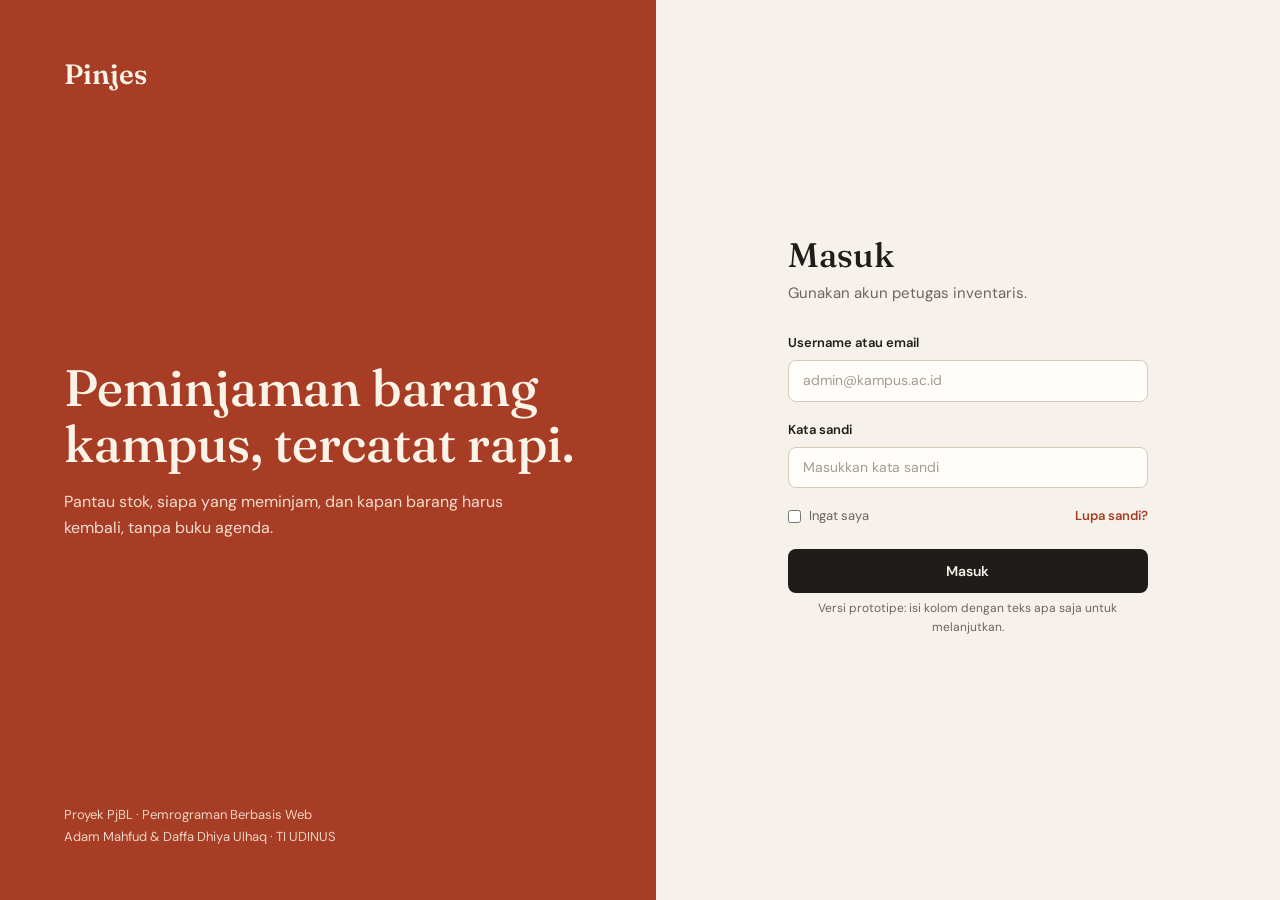
<file: index.html>
<!DOCTYPE html>
<html lang="id">
<head>
    <meta charset="UTF-8">
    <meta name="viewport" content="width=device-width, initial-scale=1.0">
    <title>Masuk - PINJES</title>
    <link rel="preconnect" href="https://fonts.googleapis.com">
    <link href="https://fonts.googleapis.com/css2?family=DM+Sans:wght@400;500;600;700&family=Fraunces:wght@500;600&display=swap" rel="stylesheet">
    <link rel="stylesheet" href="css/style.css">
</head>
<body>

    <div class="masuk">

        <section class="masuk-kiri">
            <div class="logo">Pinjes</div>

            <div>
                <h2>Peminjaman barang kampus, tercatat rapi.</h2>
                <p>Pantau stok, siapa yang meminjam, dan kapan barang harus kembali, tanpa buku agenda.</p>
            </div>

            <div class="masuk-kredit">
                Proyek PjBL &middot; Pemrograman Berbasis Web<br>
                Adam Mahfud &amp; Daffa Dhiya Ulhaq &middot; TI UDINUS
            </div>
        </section>

        <section class="masuk-kanan">
            <form class="masuk-form" action="dashboard.html" method="get" autocomplete="off">
                <h1>Masuk</h1>
                <p>Gunakan akun petugas inventaris.</p>

                <div class="form-group">
                    <label for="username" class="form-label">Username atau email</label>
                    <input type="text" id="username" name="username" class="form-input" placeholder="admin@kampus.ac.id" required>
                </div>

                <div class="form-group">
                    <label for="password" class="form-label">Kata sandi</label>
                    <input type="password" id="password" name="password" class="form-input" placeholder="Masukkan kata sandi" required>
                </div>

                <div class="baris-opsi">
                    <label><input type="checkbox"> Ingat saya</label>
                    <a href="#">Lupa sandi?</a>
                </div>

                <button type="submit" class="btn btn-utama btn-penuh">Masuk</button>

                <p class="catatan-demo">Versi prototipe: isi kolom dengan teks apa saja untuk melanjutkan.</p>
            </form>
        </section>

    </div>

</body>
</html>
</file>
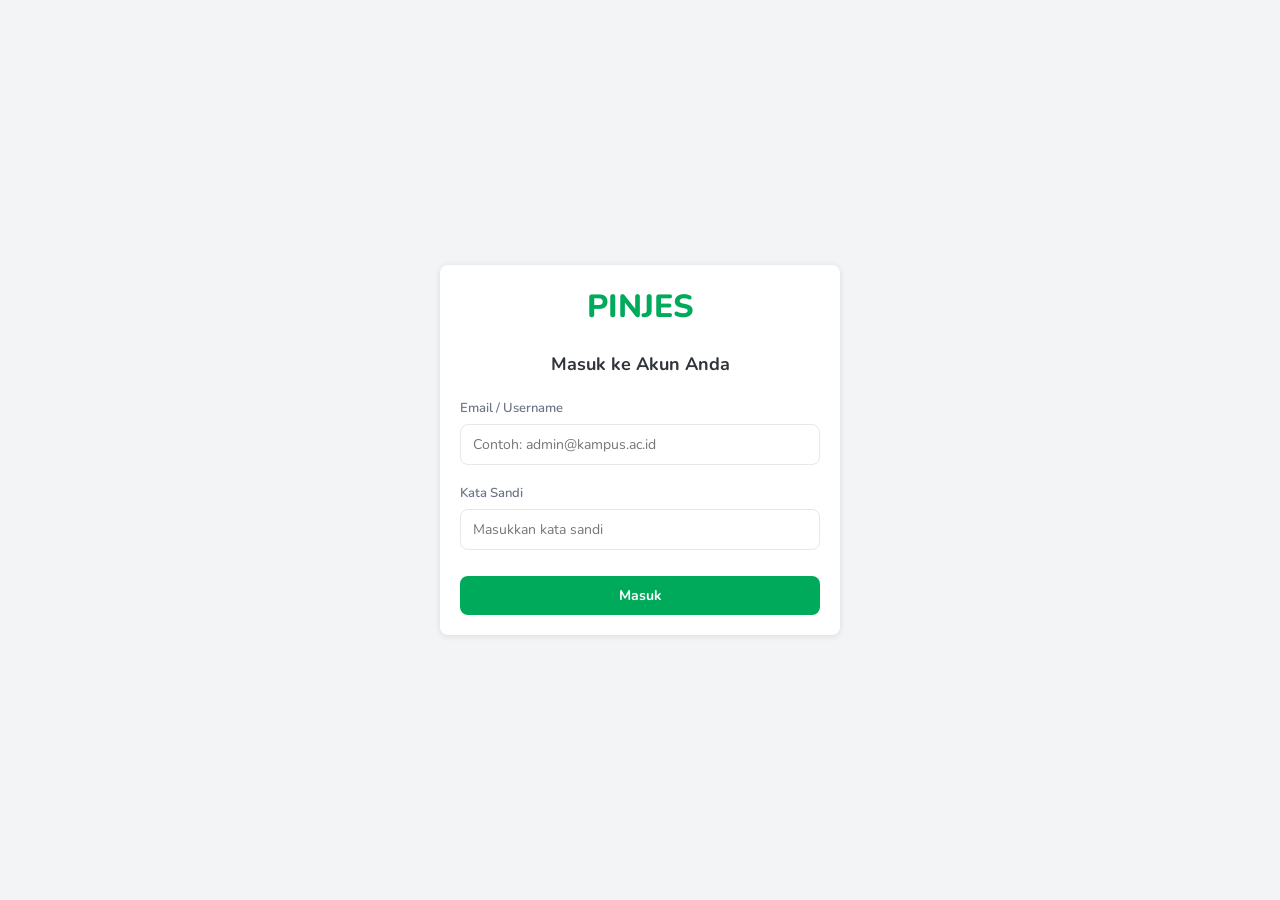
<file: wireframe/index.html>
<!DOCTYPE html>
<html lang="id">
<head>
    <meta charset="UTF-8">
    <meta name="viewport" content="width=device-width, initial-scale=1.0">
    <title>Wireframe - PINJES</title>
    <link href="https://fonts.googleapis.com/css2?family=Nunito:wght@400;600;700;800&display=swap" rel="stylesheet">
    <style>
        :root {
            --color-primary: #00AA5B;
            --color-primary-hover: #008A4A;
            --color-bg: #F3F4F5;
            --color-surface: #FFFFFF;
            --color-text-dark: #31353B;
            --color-text-muted: #6D7588;
            --color-border: #E5E7E9;
            --shadow-card: 0 1px 6px 0 rgba(49,53,59,0.12);
        }

        * { margin: 0; padding: 0; box-sizing: border-box; font-family: 'Nunito', sans-serif; }
        body { background-color: var(--color-bg); color: var(--color-text-dark); }
        a { text-decoration: none; color: inherit; }
        ul { list-style: none; }

        /* Komponen Umum */
        .btn { padding: 10px 16px; border-radius: 8px; border: none; font-weight: 700; cursor: pointer; font-size: 14px; transition: 0.2s;}
        .btn-primary { background-color: var(--color-primary); color: white; }
        .btn-primary:hover { background-color: var(--color-primary-hover); }
        .btn-outline { background-color: white; border: 1px solid var(--color-border); color: var(--color-text-muted); }
        .btn-outline:hover { background-color: var(--color-bg); }
        
        .card { background-color: var(--color-surface); border-radius: 8px; box-shadow: var(--shadow-card); padding: 20px; }
        .form-control { width: 100%; padding: 10px 12px; border: 1px solid var(--color-border); border-radius: 8px; font-size: 14px; margin-top: 6px; outline: none; }
        .form-control:focus { border-color: var(--color-primary); }
        .form-group { margin-bottom: 16px; }
        .form-label { font-weight: 600; font-size: 13px; color: var(--color-text-muted); }

        /* Halaman Login */
        #login-page { display: flex; height: 100vh; align-items: center; justify-content: center; }
        .login-box { width: 100%; max-width: 400px; text-align: center; }
        .login-logo { font-size: 32px; font-weight: 800; color: var(--color-primary); margin-bottom: 24px; }

        /* Layout Utama (Dashboard dkk) */
        #main-layout { display: none; height: 100vh; flex-direction: column; }
        
        /* Navbar */
        .navbar { background-color: var(--color-surface); height: 60px; display: flex; align-items: center; justify-content: space-between; padding: 0 24px; box-shadow: var(--shadow-card); position: sticky; top: 0; z-index: 10; }
        .nav-logo { font-size: 20px; font-weight: 800; color: var(--color-primary); cursor: pointer;}
        .nav-right { display: flex; align-items: center; gap: 16px; font-size: 14px; font-weight: 600; }
        
        /* Sidebar & Konten */
        .wrapper { display: flex; flex: 1; overflow: hidden; }
        .sidebar { width: 250px; background-color: var(--color-surface); border-right: 1px solid var(--color-border); padding: 16px 0; }
        .sidebar-menu li { padding: 12px 24px; cursor: pointer; font-weight: 600; color: var(--color-text-muted); transition: 0.2s; }
        .sidebar-menu li:hover, .sidebar-menu li.active { color: var(--color-primary); background-color: #E6F6ED; border-left: 4px solid var(--color-primary); }
        .content { flex: 1; padding: 24px; overflow-y: auto; }

        /* Grid Dashboard */
        .dashboard-grid { display: grid; grid-template-columns: repeat(4, 1fr); gap: 16px; margin-bottom: 24px; }
        .stat-card { text-align: left; }
        .stat-title { font-size: 14px; color: var(--color-text-muted); }
        .stat-value { font-size: 24px; font-weight: 800; color: var(--color-text-dark); margin-top: 8px; }

        /* Tabel Data */
        .table-header { display: flex; justify-content: space-between; align-items: center; margin-bottom: 16px; }
        .search-box { width: 250px; }
        table { width: 100%; border-collapse: collapse; margin-bottom: 16px; }
        th, td { text-align: left; padding: 12px 16px; border-bottom: 1px solid var(--color-border); font-size: 14px; }
        th { background-color: var(--color-bg); font-weight: 700; color: var(--color-text-muted); }
        .status-badge { padding: 4px 8px; border-radius: 4px; font-size: 12px; font-weight: 700; }
        .status-available { background-color: #E6F6ED; color: var(--color-primary); }
        .status-borrowed { background-color: #FFF0E5; color: #FA591D; }

        /* Pagination */
        .pagination { display: flex; justify-content: flex-end; gap: 8px; }
        .page-item { padding: 6px 12px; border: 1px solid var(--color-border); border-radius: 4px; font-size: 12px; cursor: pointer; }
        .page-item.active { background-color: var(--color-primary); color: white; border-color: var(--color-primary); }

        /* Halaman (Views) */
        .view-section { display: none; }
        .view-section.active { display: block; }
    </style>
</head>
<body>

    <!-- 1. HALAMAN LOGIN -->
    <div id="login-page">
        <div class="card login-box">
            <div class="login-logo">PINJES</div>
            <h2 style="font-size: 18px; margin-bottom: 20px;">Masuk ke Akun Anda</h2>
            <div class="form-group" style="text-align: left;">
                <label class="form-label">Email / Username</label>
                <input type="text" class="form-control" placeholder="Contoh: admin@kampus.ac.id">
            </div>
            <div class="form-group" style="text-align: left;">
                <label class="form-label">Kata Sandi</label>
                <input type="password" class="form-control" placeholder="Masukkan kata sandi">
            </div>
            <button class="btn btn-primary" style="width: 100%; margin-top: 10px;" onclick="login()">Masuk</button>
        </div>
    </div>

    <!-- LAYOUT UTAMA (Dashboard, Data, Form) -->
    <div id="main-layout">
        <nav class="navbar">
            <div class="nav-logo" onclick="showView('dashboard')">PINJES</div>
            <div class="nav-right">
                <span id="realtime-clock" style="color: var(--color-text-muted);">00:00:00</span>
                <div style="width: 32px; height: 32px; background: var(--color-primary); color: white; border-radius: 50%; display: flex; align-items: center; justify-content: center; font-weight: bold;">A</div>
                <span>Admin Kampus</span>
            </div>
        </nav>

        <div class="wrapper">
            <aside class="sidebar">
                <ul class="sidebar-menu">
                    <li class="active" id="menu-dashboard" onclick="showView('dashboard')">Beranda</li>
                    <li id="menu-kategori" onclick="showView('data')">Kategori Barang</li>
                    <li id="menu-barang" onclick="showView('data')">Kelola Barang</li>
                    <li id="menu-peminjaman" onclick="showView('data')">Transaksi Peminjaman</li>
                    <li style="margin-top: 20px; color: #D71149;" onclick="logout()">Keluar</li>
                </ul>
            </aside>

            <main class="content">
                
                <!-- 2. HALAMAN DASHBOARD -->
                <div id="view-dashboard" class="view-section active">
                    <h2 style="margin-bottom: 20px;">Ringkasan Inventaris</h2>
                    <div class="dashboard-grid">
                        <div class="card stat-card">
                            <div class="stat-title">Total Barang</div>
                            <div class="stat-value">124</div>
                        </div>
                        <div class="card stat-card">
                            <div class="stat-title">Barang Tersedia</div>
                            <div class="stat-value" style="color: var(--color-primary);">102</div>
                        </div>
                        <div class="card stat-card">
                            <div class="stat-title">Sedang Dipinjam</div>
                            <div class="stat-value" style="color: #FA591D;">22</div>
                        </div>
                        <div class="card stat-card">
                            <div class="stat-title">Total Transaksi</div>
                            <div class="stat-value">845</div>
                        </div>
                    </div>
                    <div class="card">
                        <h3 style="font-size: 16px; margin-bottom: 16px;">Aktivitas Peminjaman Terbaru</h3>
                        <p style="color: var(--color-text-muted); font-size: 14px;">(Grafik atau tabel singkat akan tampil di sini)</p>
                    </div>
                </div>

                <!-- 3. HALAMAN DAFTAR DATA (TABEL) -->
                <div id="view-data" class="view-section">
                    <div class="card">
                        <div class="table-header">
                            <h2 style="font-size: 18px;">Daftar Barang Inventaris</h2>
                            <div style="display: flex; gap: 10px;">
                                <input type="text" class="form-control search-box" placeholder="Cari nama barang...">
                                <button class="btn btn-primary" onclick="showView('form')">+ Tambah Barang</button>
                            </div>
                        </div>
                        <table>
                            <thead>
                                <tr>
                                    <th>No</th>
                                    <th>Nama Barang</th>
                                    <th>Kategori</th>
                                    <th>Status</th>
                                    <th>Aksi</th>
                                </tr>
                            </thead>
                            <tbody>
                                <tr>
                                    <td>1</td>
                                    <td>Proyektor Epson EB-X05</td>
                                    <td>Elektronik</td>
                                    <td><span class="status-badge status-available">Tersedia</span></td>
                                    <td>
                                        <button class="btn btn-outline" style="padding: 4px 8px;">Edit</button>
                                        <button class="btn btn-outline" style="padding: 4px 8px; color: #D71149;">Hapus</button>
                                    </td>
                                </tr>
                                <tr>
                                    <td>2</td>
                                    <td>Kamera DSLR Canon 90D</td>
                                    <td>Multimedia</td>
                                    <td><span class="status-badge status-borrowed">Dipinjam</span></td>
                                    <td>
                                        <button class="btn btn-outline" style="padding: 4px 8px;">Edit</button>
                                        <button class="btn btn-outline" style="padding: 4px 8px; color: #D71149;">Hapus</button>
                                    </td>
                                </tr>
                                <tr>
                                    <td>3</td>
                                    <td>Mikrofon Wireless Shure</td>
                                    <td>Audio</td>
                                    <td><span class="status-badge status-available">Tersedia</span></td>
                                    <td>
                                        <button class="btn btn-outline" style="padding: 4px 8px;">Edit</button>
                                        <button class="btn btn-outline" style="padding: 4px 8px; color: #D71149;">Hapus</button>
                                    </td>
                                </tr>
                            </tbody>
                        </table>
                        <div class="pagination">
                            <div class="page-item">Sebelumnya</div>
                            <div class="page-item active">1</div>
                            <div class="page-item">2</div>
                            <div class="page-item">Selanjutnya</div>
                        </div>
                    </div>
                </div>

                <!-- 4. HALAMAN FORM (TAMBAH DATA) -->
                <div id="view-form" class="view-section">
                    <div class="card" style="max-width: 600px;">
                        <h2 style="font-size: 18px; margin-bottom: 20px; padding-bottom: 10px; border-bottom: 1px solid var(--color-border);">Tambah Data Barang Baru</h2>
                        
                        <div class="form-group">
                            <label class="form-label">Nama Barang</label>
                            <input type="text" class="form-control" placeholder="Masukkan nama barang lengkap">
                        </div>
                        
                        <div class="form-group">
                            <label class="form-label">Kategori</label>
                            <select class="form-control">
                                <option>Pilih Kategori</option>
                                <option>Elektronik</option>
                                <option>Multimedia</option>
                                <option>Alat Laboratorium</option>
                            </select>
                        </div>

                        <div class="form-group">
                            <label class="form-label">Deskripsi / Kondisi Barang</label>
                            <textarea class="form-control" rows="3" placeholder="Tuliskan spesifikasi atau kondisi fisik barang..."></textarea>
                        </div>

                        <div style="display: flex; gap: 10px; margin-top: 24px; justify-content: flex-end;">
                            <button class="btn btn-outline" onclick="showView('data')">Batal</button>
                            <button class="btn btn-primary" onclick="showView('data')">Simpan Barang</button>
                        </div>
                    </div>
                </div>

            </main>
        </div>
    </div>

    <!-- Script Sederhana untuk Navigasi Wireframe & Waktu -->
    <script>
        // Simulasi Login
        function login() {
            document.getElementById('login-page').style.display = 'none';
            document.getElementById('main-layout').style.display = 'flex';
            showView('dashboard');
        }

        // Simulasi Logout
        function logout() {
            document.getElementById('main-layout').style.display = 'none';
            document.getElementById('login-page').style.display = 'flex';
        }

        // Navigasi Halaman Wireframe
        function showView(viewId) {
            // Sembunyikan semua konten
            const views = document.querySelectorAll('.view-section');
            views.forEach(v => v.classList.remove('active'));
            
            // Tampilkan konten yang dipilih
            document.getElementById('view-' + viewId).classList.add('active');

            // Update status menu sidebar
            const menus = document.querySelectorAll('.sidebar-menu li');
            menus.forEach(m => m.classList.remove('active'));
            
            if(viewId === 'dashboard') document.getElementById('menu-dashboard').classList.add('active');
            if(viewId === 'data' || viewId === 'form') document.getElementById('menu-barang').classList.add('active');
        }

        // Fitur Waktu Realtime (Sesuai rubrik: JavaScript untuk tanggal/waktu)
        setInterval(() => {
            const now = new Date();
            document.getElementById('realtime-clock').innerText = now.toLocaleTimeString('id-ID');
        }, 1000);
    </script>
</body>
</html>
</file>
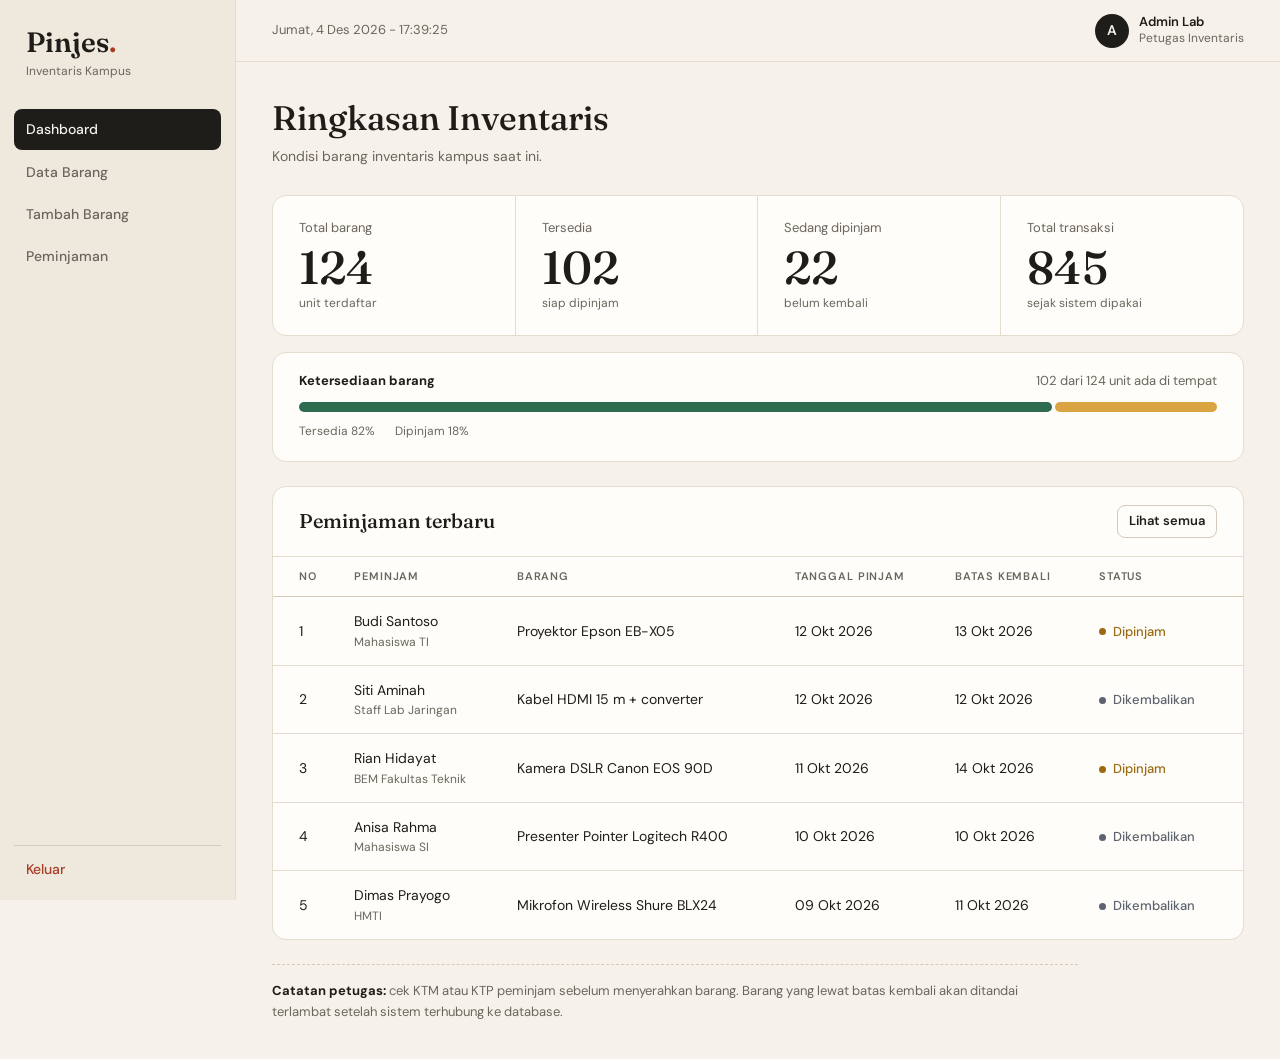
<file: dashboard.html>
<!DOCTYPE html>
<html lang="id">
<head>
    <meta charset="UTF-8">
    <meta name="viewport" content="width=device-width, initial-scale=1.0">
    <title>Dashboard - PINJES</title>
    <link rel="preconnect" href="https://fonts.googleapis.com">
    <link href="https://fonts.googleapis.com/css2?family=DM+Sans:wght@400;500;600;700&family=Fraunces:wght@500;600&display=swap" rel="stylesheet">
    <link rel="stylesheet" href="css/style.css">
</head>
<body>

    <aside class="sisi">
        <a href="dashboard.html" class="merek">
            <span class="merek-nama">Pinjes<span>.</span></span>
            <span class="merek-ket">Inventaris Kampus</span>
        </a>
        <nav class="menu">
            <a href="dashboard.html" class="aktif">Dashboard</a>
            <a href="data-barang.html">Data Barang</a>
            <a href="tambah-barang.html">Tambah Barang</a>
            <a href="peminjaman.html">Peminjaman</a>
        </nav>
        <a href="index.html" class="menu-keluar" onclick="return confirm('Yakin ingin keluar dari sistem?');">Keluar</a>
    </aside>

    <div class="utama">

        <header class="atas">
            <div id="jam" class="jam">memuat...</div>
            <div class="pengguna">
                <div class="avatar">A</div>
                <div class="pengguna-teks">
                    <div class="pengguna-nama">Admin Lab</div>
                    <div class="pengguna-peran">Petugas Inventaris</div>
                </div>
            </div>
        </header>

        <main class="isi">

            <div class="judul-halaman">
                <div>
                    <h1>Ringkasan Inventaris</h1>
                    <p>Kondisi barang inventaris kampus saat ini.</p>
                </div>
            </div>

            <section class="ringkasan">
                <div class="ringkasan-item">
                    <div class="ringkasan-label">Total barang</div>
                    <div class="ringkasan-angka">124</div>
                    <div class="ringkasan-ket">unit terdaftar</div>
                </div>
                <div class="ringkasan-item">
                    <div class="ringkasan-label">Tersedia</div>
                    <div class="ringkasan-angka">102</div>
                    <div class="ringkasan-ket">siap dipinjam</div>
                </div>
                <div class="ringkasan-item">
                    <div class="ringkasan-label">Sedang dipinjam</div>
                    <div class="ringkasan-angka">22</div>
                    <div class="ringkasan-ket">belum kembali</div>
                </div>
                <div class="ringkasan-item">
                    <div class="ringkasan-label">Total transaksi</div>
                    <div class="ringkasan-angka">845</div>
                    <div class="ringkasan-ket">sejak sistem dipakai</div>
                </div>
            </section>

            <section class="ketersediaan">
                <div class="ketersediaan-atas">
                    <strong>Ketersediaan barang</strong>
                    <span class="pudar">102 dari 124 unit ada di tempat</span>
                </div>
                <div class="bar">
                    <span class="bar-tersedia"></span>
                    <span class="bar-dipinjam"></span>
                </div>
                <div class="legenda">
                    <span>Tersedia 82%</span>
                    <span>Dipinjam 18%</span>
                </div>
            </section>

            <section class="panel">
                <div class="panel-kepala">
                    <h2>Peminjaman terbaru</h2>
                    <a href="peminjaman.html" class="btn btn-garis btn-kecil">Lihat semua</a>
                </div>
                <div class="tabel-wrap">
                    <table class="tabel-data">
                        <thead>
                            <tr>
                                <th>No</th>
                                <th>Peminjam</th>
                                <th>Barang</th>
                                <th>Tanggal pinjam</th>
                                <th>Batas kembali</th>
                                <th>Status</th>
                            </tr>
                        </thead>
                        <tbody>
                            <tr>
                                <td>1</td>
                                <td>Budi Santoso<div class="sub">Mahasiswa TI</div></td>
                                <td>Proyektor Epson EB-X05</td>
                                <td>12 Okt 2026</td>
                                <td>13 Okt 2026</td>
                                <td><span class="badge badge-dipinjam">Dipinjam</span></td>
                            </tr>
                            <tr>
                                <td>2</td>
                                <td>Siti Aminah<div class="sub">Staff Lab Jaringan</div></td>
                                <td>Kabel HDMI 15 m + converter</td>
                                <td>12 Okt 2026</td>
                                <td>12 Okt 2026</td>
                                <td><span class="badge badge-kembali">Dikembalikan</span></td>
                            </tr>
                            <tr>
                                <td>3</td>
                                <td>Rian Hidayat<div class="sub">BEM Fakultas Teknik</div></td>
                                <td>Kamera DSLR Canon EOS 90D</td>
                                <td>11 Okt 2026</td>
                                <td>14 Okt 2026</td>
                                <td><span class="badge badge-dipinjam">Dipinjam</span></td>
                            </tr>
                            <tr>
                                <td>4</td>
                                <td>Anisa Rahma<div class="sub">Mahasiswa SI</div></td>
                                <td>Presenter Pointer Logitech R400</td>
                                <td>10 Okt 2026</td>
                                <td>10 Okt 2026</td>
                                <td><span class="badge badge-kembali">Dikembalikan</span></td>
                            </tr>
                            <tr>
                                <td>5</td>
                                <td>Dimas Prayogo<div class="sub">HMTI</div></td>
                                <td>Mikrofon Wireless Shure BLX24</td>
                                <td>09 Okt 2026</td>
                                <td>11 Okt 2026</td>
                                <td><span class="badge badge-kembali">Dikembalikan</span></td>
                            </tr>
                        </tbody>
                    </table>
                </div>
            </section>

            <p class="catatan">
                <strong>Catatan petugas:</strong> cek KTM atau KTP peminjam sebelum menyerahkan barang.
                Barang yang lewat batas kembali akan ditandai terlambat setelah sistem terhubung ke database.
            </p>

        </main>
    </div>

    <script src="js/main.js"></script>
</body>
</html>
</file>
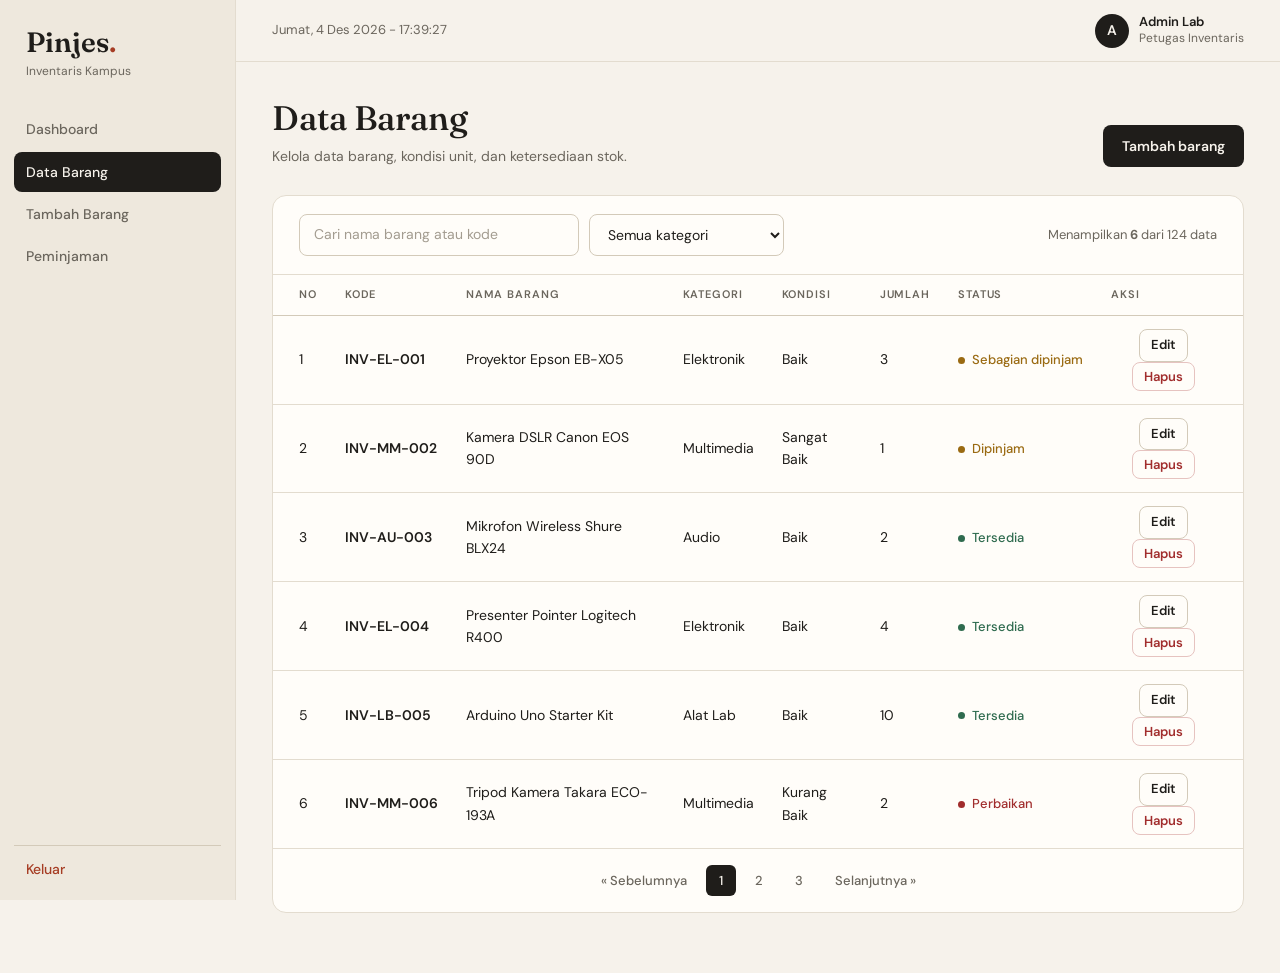
<file: data-barang.html>
<!DOCTYPE html>
<html lang="id">
<head>
    <meta charset="UTF-8">
    <meta name="viewport" content="width=device-width, initial-scale=1.0">
    <title>Data Barang - PINJES</title>
    <link rel="preconnect" href="https://fonts.googleapis.com">
    <link href="https://fonts.googleapis.com/css2?family=DM+Sans:wght@400;500;600;700&family=Fraunces:wght@500;600&display=swap" rel="stylesheet">
    <link rel="stylesheet" href="css/style.css">
</head>
<body>

    <aside class="sisi">
        <a href="dashboard.html" class="merek">
            <span class="merek-nama">Pinjes<span>.</span></span>
            <span class="merek-ket">Inventaris Kampus</span>
        </a>
        <nav class="menu">
            <a href="dashboard.html">Dashboard</a>
            <a href="data-barang.html" class="aktif">Data Barang</a>
            <a href="tambah-barang.html">Tambah Barang</a>
            <a href="peminjaman.html">Peminjaman</a>
        </nav>
        <a href="index.html" class="menu-keluar" onclick="return confirm('Yakin ingin keluar dari sistem?');">Keluar</a>
    </aside>

    <div class="utama">

        <header class="atas">
            <div id="jam" class="jam">memuat...</div>
            <div class="pengguna">
                <div class="avatar">A</div>
                <div class="pengguna-teks">
                    <div class="pengguna-nama">Admin Lab</div>
                    <div class="pengguna-peran">Petugas Inventaris</div>
                </div>
            </div>
        </header>

        <main class="isi">

            <div class="judul-halaman">
                <div>
                    <h1>Data Barang</h1>
                    <p>Kelola data barang, kondisi unit, dan ketersediaan stok.</p>
                </div>
                <a href="tambah-barang.html" class="btn btn-utama">Tambah barang</a>
            </div>

            <section class="panel">

                <div class="toolbar">
                    <div class="toolbar-kiri">
                        <input type="text" id="search-barang" class="form-input kotak-cari" placeholder="Cari nama barang atau kode">
                        <select id="filter-kolom" data-kolom="3" class="form-input pilih-filter">
                            <option value="">Semua kategori</option>
                            <option>Elektronik</option>
                            <option>Multimedia</option>
                            <option>Alat Lab</option>
                            <option>Audio</option>
                        </select>
                    </div>
                    <div class="toolbar-info">Menampilkan <strong id="jumlah-tampil">6</strong> dari 124 data</div>
                </div>

                <div class="tabel-wrap">
                    <table class="tabel-data">
                        <thead>
                            <tr>
                                <th>No</th>
                                <th>Kode</th>
                                <th>Nama barang</th>
                                <th>Kategori</th>
                                <th>Kondisi</th>
                                <th>Jumlah</th>
                                <th>Status</th>
                                <th class="tengah">Aksi</th>
                            </tr>
                        </thead>
                        <tbody>
                            <tr>
                                <td>1</td>
                                <td class="kode">INV-EL-001</td>
                                <td>Proyektor Epson EB-X05</td>
                                <td>Elektronik</td>
                                <td>Baik</td>
                                <td>3</td>
                                <td><span class="badge badge-dipinjam">Sebagian dipinjam</span></td>
                                <td class="tengah">
                                    <a href="edit-barang.html?id=1" class="btn btn-garis btn-kecil">Edit</a>
                                    <button class="btn btn-bahaya btn-kecil" onclick="return confirm('Yakin ingin menghapus barang ini?');">Hapus</button>
                                </td>
                            </tr>
                            <tr>
                                <td>2</td>
                                <td class="kode">INV-MM-002</td>
                                <td>Kamera DSLR Canon EOS 90D</td>
                                <td>Multimedia</td>
                                <td>Sangat Baik</td>
                                <td>1</td>
                                <td><span class="badge badge-dipinjam">Dipinjam</span></td>
                                <td class="tengah">
                                    <a href="edit-barang.html?id=2" class="btn btn-garis btn-kecil">Edit</a>
                                    <button class="btn btn-bahaya btn-kecil" onclick="return confirm('Yakin ingin menghapus barang ini?');">Hapus</button>
                                </td>
                            </tr>
                            <tr>
                                <td>3</td>
                                <td class="kode">INV-AU-003</td>
                                <td>Mikrofon Wireless Shure BLX24</td>
                                <td>Audio</td>
                                <td>Baik</td>
                                <td>2</td>
                                <td><span class="badge badge-tersedia">Tersedia</span></td>
                                <td class="tengah">
                                    <a href="edit-barang.html?id=3" class="btn btn-garis btn-kecil">Edit</a>
                                    <button class="btn btn-bahaya btn-kecil" onclick="return confirm('Yakin ingin menghapus barang ini?');">Hapus</button>
                                </td>
                            </tr>
                            <tr>
                                <td>4</td>
                                <td class="kode">INV-EL-004</td>
                                <td>Presenter Pointer Logitech R400</td>
                                <td>Elektronik</td>
                                <td>Baik</td>
                                <td>4</td>
                                <td><span class="badge badge-tersedia">Tersedia</span></td>
                                <td class="tengah">
                                    <a href="edit-barang.html?id=4" class="btn btn-garis btn-kecil">Edit</a>
                                    <button class="btn btn-bahaya btn-kecil" onclick="return confirm('Yakin ingin menghapus barang ini?');">Hapus</button>
                                </td>
                            </tr>
                            <tr>
                                <td>5</td>
                                <td class="kode">INV-LB-005</td>
                                <td>Arduino Uno Starter Kit</td>
                                <td>Alat Lab</td>
                                <td>Baik</td>
                                <td>10</td>
                                <td><span class="badge badge-tersedia">Tersedia</span></td>
                                <td class="tengah">
                                    <a href="edit-barang.html?id=5" class="btn btn-garis btn-kecil">Edit</a>
                                    <button class="btn btn-bahaya btn-kecil" onclick="return confirm('Yakin ingin menghapus barang ini?');">Hapus</button>
                                </td>
                            </tr>
                            <tr>
                                <td>6</td>
                                <td class="kode">INV-MM-006</td>
                                <td>Tripod Kamera Takara ECO-193A</td>
                                <td>Multimedia</td>
                                <td>Kurang Baik</td>
                                <td>2</td>
                                <td><span class="badge badge-perbaikan">Perbaikan</span></td>
                                <td class="tengah">
                                    <a href="edit-barang.html?id=6" class="btn btn-garis btn-kecil">Edit</a>
                                    <button class="btn btn-bahaya btn-kecil" onclick="return confirm('Yakin ingin menghapus barang ini?');">Hapus</button>
                                </td>
                            </tr>
                        </tbody>
                    </table>
                </div>

                <p id="data-kosong" class="kosong">Tidak ada barang yang cocok dengan pencarian.</p>

                <div class="pagination">
                    <button class="page-btn">&laquo; Sebelumnya</button>
                    <button class="page-btn aktif">1</button>
                    <button class="page-btn">2</button>
                    <button class="page-btn">3</button>
                    <button class="page-btn">Selanjutnya &raquo;</button>
                </div>

            </section>

        </main>
    </div>

    <script src="js/main.js"></script>
</body>
</html>
</file>
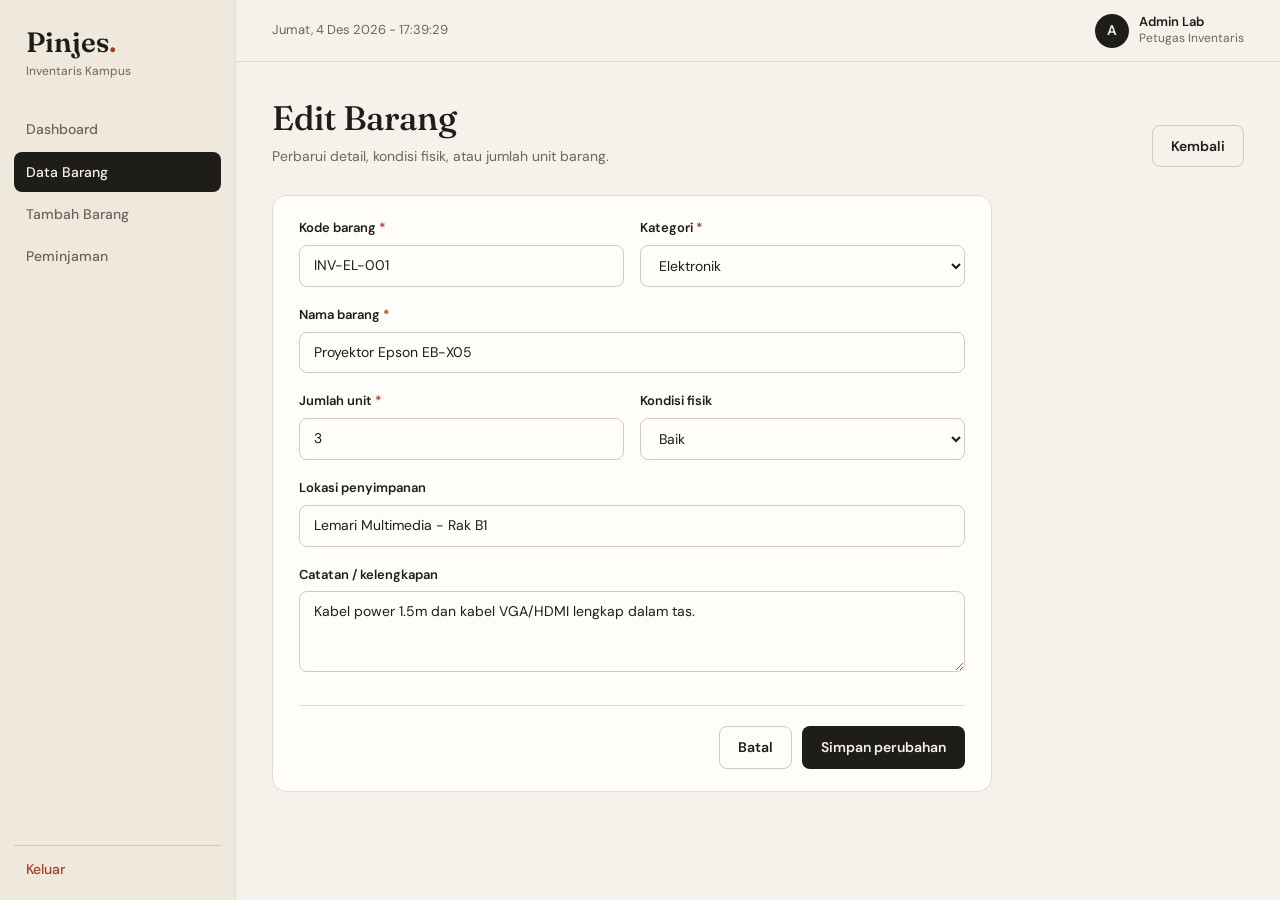
<file: edit-barang.html>
<!DOCTYPE html>
<html lang="id">
<head>
    <meta charset="UTF-8">
    <meta name="viewport" content="width=device-width, initial-scale=1.0">
    <title>Edit Barang - PINJES</title>
    <link rel="preconnect" href="https://fonts.googleapis.com">
    <link href="https://fonts.googleapis.com/css2?family=DM+Sans:wght@400;500;600;700&family=Fraunces:wght@500;600&display=swap" rel="stylesheet">
    <link rel="stylesheet" href="css/style.css">
</head>
<body data-halaman="edit">

    <aside class="sisi">
        <a href="dashboard.html" class="merek">
            <span class="merek-nama">Pinjes<span>.</span></span>
            <span class="merek-ket">Inventaris Kampus</span>
        </a>
        <nav class="menu">
            <a href="dashboard.html">Dashboard</a>
            <a href="data-barang.html" class="aktif">Data Barang</a>
            <a href="tambah-barang.html">Tambah Barang</a>
            <a href="peminjaman.html">Peminjaman</a>
        </nav>
        <a href="index.html" class="menu-keluar" onclick="return confirm('Yakin ingin keluar dari sistem?');">Keluar</a>
    </aside>

    <div class="utama">

        <header class="atas">
            <div id="jam" class="jam">memuat...</div>
            <div class="pengguna">
                <div class="avatar">A</div>
                <div class="pengguna-teks">
                    <div class="pengguna-nama">Admin Lab</div>
                    <div class="pengguna-peran">Petugas Inventaris</div>
                </div>
            </div>
        </header>

        <main class="isi">

            <div class="judul-halaman">
                <div>
                    <h1>Edit Barang</h1>
                    <p>Perbarui detail, kondisi fisik, atau jumlah unit barang.</p>
                </div>
                <a href="data-barang.html" class="btn btn-garis">Kembali</a>
            </div>

            <section class="panel panel-form">
                <div class="panel-isi">

                    <div id="form-alert" class="notif"></div>

                    <form id="form-barang" action="data-barang.html">

                        <div class="baris-2">
                            <div class="form-group">
                                <label for="kode_barang" class="form-label">Kode barang <span class="wajib">*</span></label>
                                <input type="text" id="kode_barang" name="kode_barang" class="form-input" value="INV-EL-001" required>
                            </div>
                            <div class="form-group">
                                <label for="kategori" class="form-label">Kategori <span class="wajib">*</span></label>
                                <select id="kategori" name="kategori" class="form-input" required>
                                    <option value="Elektronik" selected>Elektronik</option>
                                    <option value="Multimedia">Multimedia</option>
                                    <option value="Alat Laboratorium">Alat Laboratorium</option>
                                    <option value="Audio">Audio</option>
                                    <option value="Perlengkapan Umum">Perlengkapan Umum</option>
                                </select>
                            </div>
                        </div>

                        <div class="form-group">
                            <label for="nama_barang" class="form-label">Nama barang <span class="wajib">*</span></label>
                            <input type="text" id="nama_barang" name="nama_barang" class="form-input" value="Proyektor Epson EB-X05" required>
                        </div>

                        <div class="baris-2">
                            <div class="form-group">
                                <label for="jumlah" class="form-label">Jumlah unit <span class="wajib">*</span></label>
                                <input type="number" id="jumlah" name="jumlah" class="form-input" value="3" min="1" required>
                            </div>
                            <div class="form-group">
                                <label for="kondisi" class="form-label">Kondisi fisik</label>
                                <select id="kondisi" name="kondisi" class="form-input">
                                    <option value="Baik" selected>Baik</option>
                                    <option value="Sangat Baik">Sangat Baik (baru)</option>
                                    <option value="Kurang Baik">Kurang Baik</option>
                                    <option value="Rusak">Rusak / perlu perbaikan</option>
                                </select>
                            </div>
                        </div>

                        <div class="form-group">
                            <label for="lokasi" class="form-label">Lokasi penyimpanan</label>
                            <input type="text" id="lokasi" name="lokasi" class="form-input" value="Lemari Multimedia - Rak B1">
                        </div>

                        <div class="form-group">
                            <label for="keterangan" class="form-label">Catatan / kelengkapan</label>
                            <textarea id="keterangan" name="keterangan" class="form-input" rows="3">Kabel power 1.5m dan kabel VGA/HDMI lengkap dalam tas.</textarea>
                        </div>

                        <div class="form-footer">
                            <a href="data-barang.html" class="btn btn-garis">Batal</a>
                            <button type="submit" class="btn btn-utama">Simpan perubahan</button>
                        </div>
                    </form>

                </div>
            </section>

        </main>
    </div>

    <script src="js/main.js"></script>
</body>
</html>
</file>
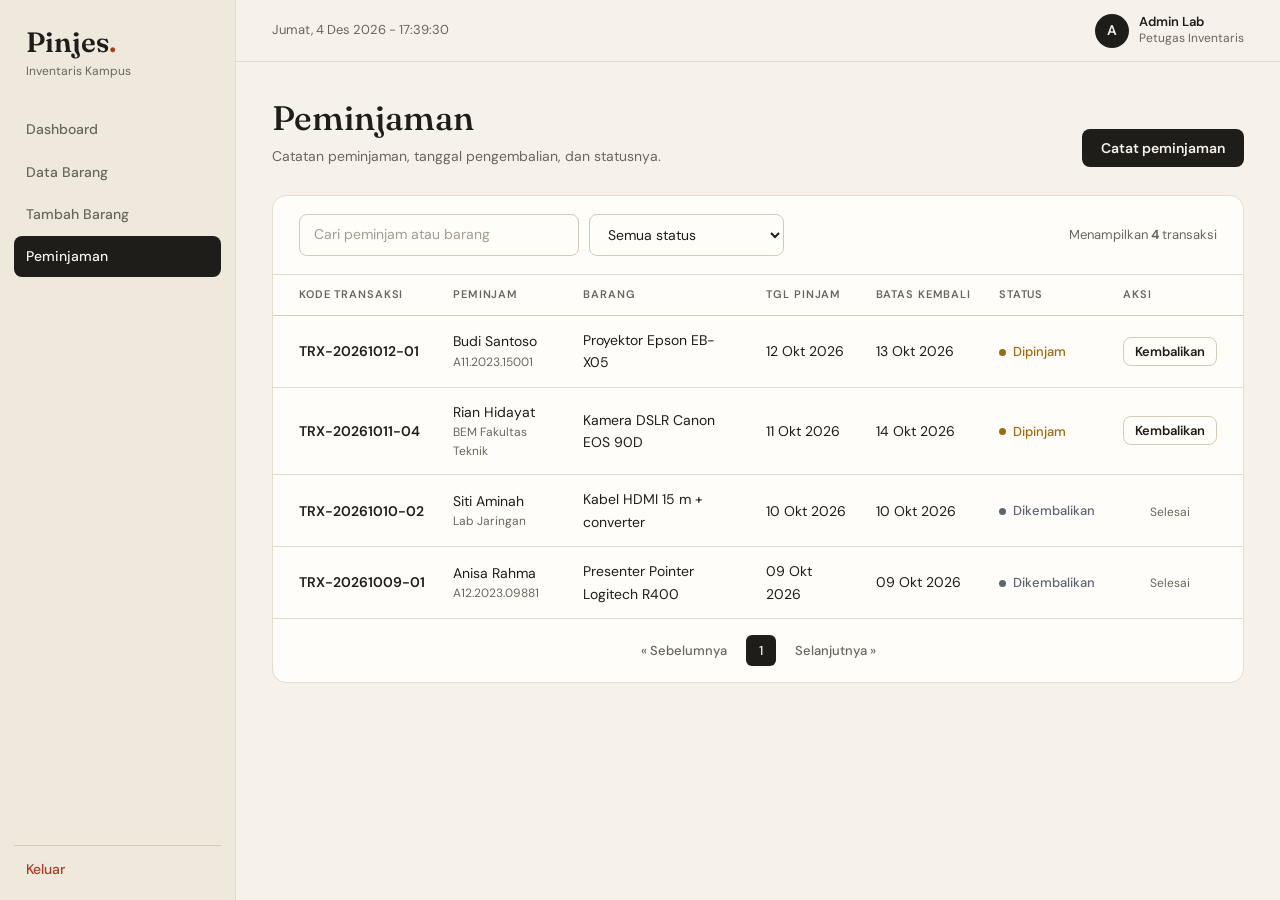
<file: peminjaman.html>
<!DOCTYPE html>
<html lang="id">
<head>
    <meta charset="UTF-8">
    <meta name="viewport" content="width=device-width, initial-scale=1.0">
    <title>Peminjaman - PINJES</title>
    <link rel="preconnect" href="https://fonts.googleapis.com">
    <link href="https://fonts.googleapis.com/css2?family=DM+Sans:wght@400;500;600;700&family=Fraunces:wght@500;600&display=swap" rel="stylesheet">
    <link rel="stylesheet" href="css/style.css">
</head>
<body>

    <aside class="sisi">
        <a href="dashboard.html" class="merek">
            <span class="merek-nama">Pinjes<span>.</span></span>
            <span class="merek-ket">Inventaris Kampus</span>
        </a>
        <nav class="menu">
            <a href="dashboard.html">Dashboard</a>
            <a href="data-barang.html">Data Barang</a>
            <a href="tambah-barang.html">Tambah Barang</a>
            <a href="peminjaman.html" class="aktif">Peminjaman</a>
        </nav>
        <a href="index.html" class="menu-keluar" onclick="return confirm('Yakin ingin keluar dari sistem?');">Keluar</a>
    </aside>

    <div class="utama">

        <header class="atas">
            <div id="jam" class="jam">memuat...</div>
            <div class="pengguna">
                <div class="avatar">A</div>
                <div class="pengguna-teks">
                    <div class="pengguna-nama">Admin Lab</div>
                    <div class="pengguna-peran">Petugas Inventaris</div>
                </div>
            </div>
        </header>

        <main class="isi">

            <div class="judul-halaman">
                <div>
                    <h1>Peminjaman</h1>
                    <p>Catatan peminjaman, tanggal pengembalian, dan statusnya.</p>
                </div>
                <button class="btn btn-utama" onclick="alert('Form catat peminjaman belum aktif di versi prototipe ini.');">Catat peminjaman</button>
            </div>

            <section class="panel">

                <div class="toolbar">
                    <div class="toolbar-kiri">
                        <input type="text" id="search-barang" class="form-input kotak-cari" placeholder="Cari peminjam atau barang">
                        <select id="filter-kolom" data-kolom="5" class="form-input pilih-filter">
                            <option value="">Semua status</option>
                            <option>Dipinjam</option>
                            <option>Dikembalikan</option>
                            <option>Terlambat</option>
                        </select>
                    </div>
                    <div class="toolbar-info">Menampilkan <strong id="jumlah-tampil">4</strong> transaksi</div>
                </div>

                <div class="tabel-wrap">
                    <table class="tabel-data">
                        <thead>
                            <tr>
                                <th>Kode transaksi</th>
                                <th>Peminjam</th>
                                <th>Barang</th>
                                <th>Tgl pinjam</th>
                                <th>Batas kembali</th>
                                <th>Status</th>
                                <th class="tengah">Aksi</th>
                            </tr>
                        </thead>
                        <tbody>
                            <tr>
                                <td class="kode">TRX-20261012-01</td>
                                <td>Budi Santoso<div class="sub">A11.2023.15001</div></td>
                                <td>Proyektor Epson EB-X05</td>
                                <td>12 Okt 2026</td>
                                <td>13 Okt 2026</td>
                                <td><span class="badge badge-dipinjam">Dipinjam</span></td>
                                <td class="tengah"><button class="btn btn-garis btn-kecil" onclick="alert('Simulasi: pengembalian dicatat.');">Kembalikan</button></td>
                            </tr>
                            <tr>
                                <td class="kode">TRX-20261011-04</td>
                                <td>Rian Hidayat<div class="sub">BEM Fakultas Teknik</div></td>
                                <td>Kamera DSLR Canon EOS 90D</td>
                                <td>11 Okt 2026</td>
                                <td>14 Okt 2026</td>
                                <td><span class="badge badge-dipinjam">Dipinjam</span></td>
                                <td class="tengah"><button class="btn btn-garis btn-kecil" onclick="alert('Simulasi: pengembalian dicatat.');">Kembalikan</button></td>
                            </tr>
                            <tr>
                                <td class="kode">TRX-20261010-02</td>
                                <td>Siti Aminah<div class="sub">Lab Jaringan</div></td>
                                <td>Kabel HDMI 15 m + converter</td>
                                <td>10 Okt 2026</td>
                                <td>10 Okt 2026</td>
                                <td><span class="badge badge-kembali">Dikembalikan</span></td>
                                <td class="tengah"><span class="status-selesai">Selesai</span></td>
                            </tr>
                            <tr>
                                <td class="kode">TRX-20261009-01</td>
                                <td>Anisa Rahma<div class="sub">A12.2023.09881</div></td>
                                <td>Presenter Pointer Logitech R400</td>
                                <td>09 Okt 2026</td>
                                <td>09 Okt 2026</td>
                                <td><span class="badge badge-kembali">Dikembalikan</span></td>
                                <td class="tengah"><span class="status-selesai">Selesai</span></td>
                            </tr>
                        </tbody>
                    </table>
                </div>

                <p id="data-kosong" class="kosong">Tidak ada transaksi yang cocok dengan pencarian.</p>

                <div class="pagination">
                    <button class="page-btn">&laquo; Sebelumnya</button>
                    <button class="page-btn aktif">1</button>
                    <button class="page-btn">Selanjutnya &raquo;</button>
                </div>

            </section>

        </main>
    </div>

    <script src="js/main.js"></script>
</body>
</html>
</file>
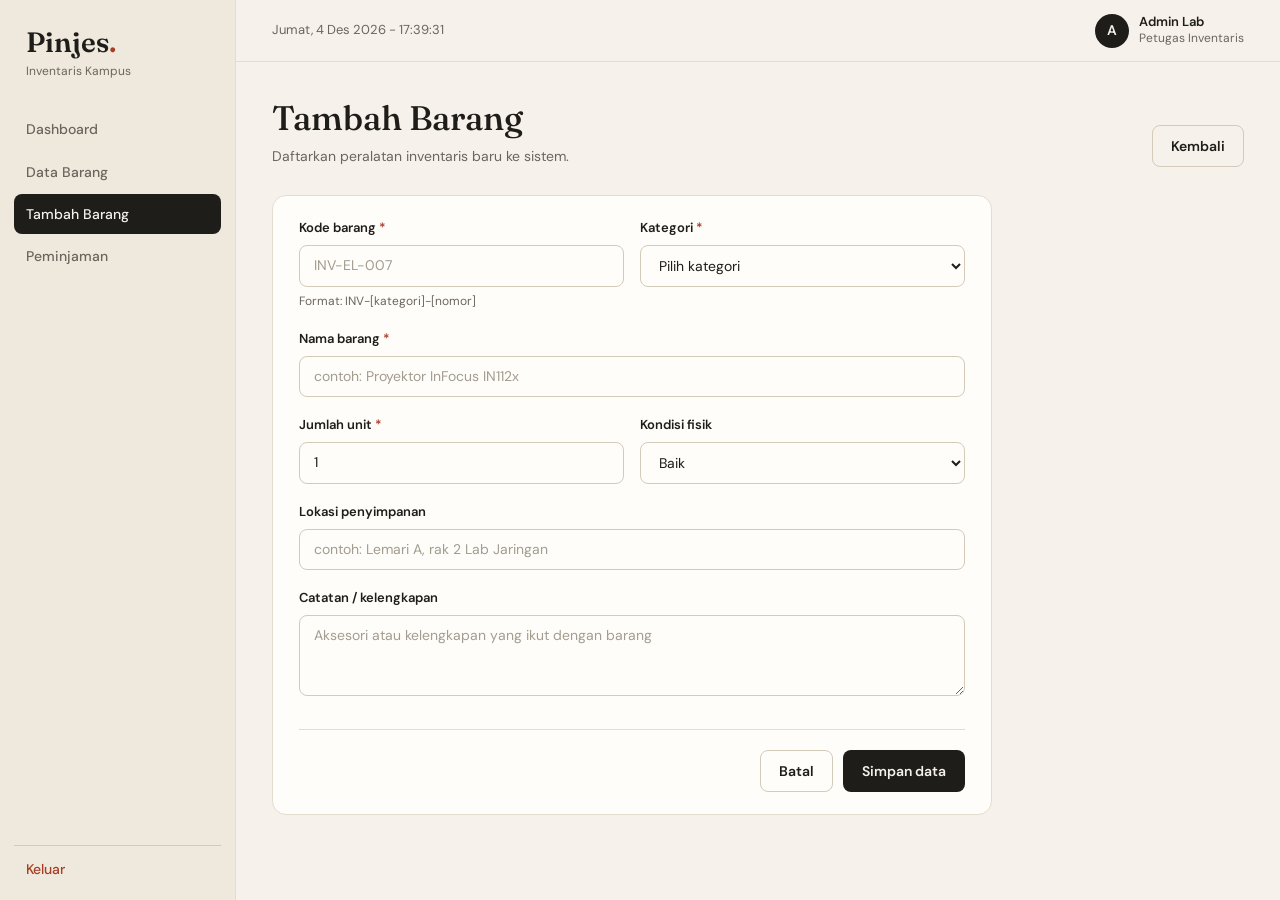
<file: tambah-barang.html>
<!DOCTYPE html>
<html lang="id">
<head>
    <meta charset="UTF-8">
    <meta name="viewport" content="width=device-width, initial-scale=1.0">
    <title>Tambah Barang - PINJES</title>
    <link rel="preconnect" href="https://fonts.googleapis.com">
    <link href="https://fonts.googleapis.com/css2?family=DM+Sans:wght@400;500;600;700&family=Fraunces:wght@500;600&display=swap" rel="stylesheet">
    <link rel="stylesheet" href="css/style.css">
</head>
<body>

    <aside class="sisi">
        <a href="dashboard.html" class="merek">
            <span class="merek-nama">Pinjes<span>.</span></span>
            <span class="merek-ket">Inventaris Kampus</span>
        </a>
        <nav class="menu">
            <a href="dashboard.html">Dashboard</a>
            <a href="data-barang.html">Data Barang</a>
            <a href="tambah-barang.html" class="aktif">Tambah Barang</a>
            <a href="peminjaman.html">Peminjaman</a>
        </nav>
        <a href="index.html" class="menu-keluar" onclick="return confirm('Yakin ingin keluar dari sistem?');">Keluar</a>
    </aside>

    <div class="utama">

        <header class="atas">
            <div id="jam" class="jam">memuat...</div>
            <div class="pengguna">
                <div class="avatar">A</div>
                <div class="pengguna-teks">
                    <div class="pengguna-nama">Admin Lab</div>
                    <div class="pengguna-peran">Petugas Inventaris</div>
                </div>
            </div>
        </header>

        <main class="isi">

            <div class="judul-halaman">
                <div>
                    <h1>Tambah Barang</h1>
                    <p>Daftarkan peralatan inventaris baru ke sistem.</p>
                </div>
                <a href="data-barang.html" class="btn btn-garis">Kembali</a>
            </div>

            <section class="panel panel-form">
                <div class="panel-isi">

                    <div id="form-alert" class="notif"></div>

                    <form id="form-barang" action="data-barang.html">

                        <div class="baris-2">
                            <div class="form-group">
                                <label for="kode_barang" class="form-label">Kode barang <span class="wajib">*</span></label>
                                <input type="text" id="kode_barang" name="kode_barang" class="form-input" placeholder="INV-EL-007" required>
                                <span class="form-hint">Format: INV-[kategori]-[nomor]</span>
                            </div>
                            <div class="form-group">
                                <label for="kategori" class="form-label">Kategori <span class="wajib">*</span></label>
                                <select id="kategori" name="kategori" class="form-input" required>
                                    <option value="">Pilih kategori</option>
                                    <option value="Elektronik">Elektronik</option>
                                    <option value="Multimedia">Multimedia</option>
                                    <option value="Alat Laboratorium">Alat Laboratorium</option>
                                    <option value="Audio">Audio</option>
                                    <option value="Perlengkapan Umum">Perlengkapan Umum</option>
                                </select>
                            </div>
                        </div>

                        <div class="form-group">
                            <label for="nama_barang" class="form-label">Nama barang <span class="wajib">*</span></label>
                            <input type="text" id="nama_barang" name="nama_barang" class="form-input" placeholder="contoh: Proyektor InFocus IN112x" required>
                        </div>

                        <div class="baris-2">
                            <div class="form-group">
                                <label for="jumlah" class="form-label">Jumlah unit <span class="wajib">*</span></label>
                                <input type="number" id="jumlah" name="jumlah" class="form-input" value="1" min="1" required>
                            </div>
                            <div class="form-group">
                                <label for="kondisi" class="form-label">Kondisi fisik</label>
                                <select id="kondisi" name="kondisi" class="form-input">
                                    <option value="Baik">Baik</option>
                                    <option value="Sangat Baik">Sangat Baik (baru)</option>
                                    <option value="Kurang Baik">Kurang Baik</option>
                                    <option value="Rusak">Rusak / perlu perbaikan</option>
                                </select>
                            </div>
                        </div>

                        <div class="form-group">
                            <label for="lokasi" class="form-label">Lokasi penyimpanan</label>
                            <input type="text" id="lokasi" name="lokasi" class="form-input" placeholder="contoh: Lemari A, rak 2 Lab Jaringan">
                        </div>

                        <div class="form-group">
                            <label for="keterangan" class="form-label">Catatan / kelengkapan</label>
                            <textarea id="keterangan" name="keterangan" class="form-input" rows="3" placeholder="Aksesori atau kelengkapan yang ikut dengan barang"></textarea>
                        </div>

                        <div class="form-footer">
                            <a href="data-barang.html" class="btn btn-garis">Batal</a>
                            <button type="submit" class="btn btn-utama">Simpan data</button>
                        </div>
                    </form>

                </div>
            </section>

        </main>
    </div>

    <script src="js/main.js"></script>
</body>
</html>
</file>
<file: css/style.css>
:root {
    --kertas: #f6f2eb;
    --kertas-gelap: #eee8dd;
    --putih: #fffdf9;
    --tinta: #1f1d1a;
    --pudar: #6b665d;
    --garis: #e3dccf;
    --garis-tebal: #d3cab9;

    --aksen: #a63d24;
    --aksen-gelap: #8c321d;

    --hijau: #2f6b4f;
    --kuning: #9a6a12;
    --abu: #5d6470;
    --merah: #a12d2d;

    --font-judul: 'Fraunces', Georgia, serif;
    --font-isi: 'DM Sans', 'Segoe UI', sans-serif;
}


/* reset dasar */

* {
    margin: 0;
    padding: 0;
    box-sizing: border-box;
}

body {
    font-family: var(--font-isi);
    font-size: 15px;
    line-height: 1.6;
    color: var(--tinta);
    background: var(--kertas);
    min-height: 100vh;
}

a {
    color: inherit;
    text-decoration: none;
}

h1, h2, h3 {
    font-family: var(--font-judul);
    font-weight: 500;
    line-height: 1.2;
}

.pudar {
    color: var(--pudar);
}


/* halaman login */

.masuk {
    min-height: 100vh;
    display: grid;
    grid-template-columns: 1.05fr 1fr;
}

.masuk-kiri {
    background: var(--aksen);
    color: #fbf3e8;
    padding: 52px 64px;
    display: flex;
    flex-direction: column;
    justify-content: space-between;
    gap: 48px;
}

.logo {
    font-family: var(--font-judul);
    font-size: 28px;
    font-weight: 600;
}

.masuk-kiri h2 {
    font-size: clamp(34px, 4vw, 54px);
    line-height: 1.08;
    max-width: 12em;
}

.masuk-kiri p {
    margin-top: 18px;
    max-width: 30em;
    font-size: 16px;
    color: #f3dccf;
}

.masuk-kredit {
    font-size: 13px;
    color: #efd3c4;
    line-height: 1.7;
}

.masuk-kanan {
    display: flex;
    align-items: center;
    justify-content: center;
    padding: 48px 32px;
}

.masuk-form {
    width: 100%;
    max-width: 360px;
}

.masuk-form h1 {
    font-size: 34px;
}

.masuk-form > p {
    margin: 6px 0 28px;
    color: var(--pudar);
}

.baris-opsi {
    display: flex;
    justify-content: space-between;
    align-items: center;
    font-size: 13px;
    margin-bottom: 22px;
}

.baris-opsi label {
    display: flex;
    align-items: center;
    gap: 8px;
    color: var(--pudar);
    cursor: pointer;
}

.baris-opsi input {
    accent-color: var(--aksen);
}

.baris-opsi a {
    color: var(--aksen);
    font-weight: 600;
}

.catatan-demo {
    margin-top: 18px;
    font-size: 12px;
    color: var(--pudar);
    text-align: center;
}


/* kerangka halaman dalam */

.sisi {
    position: fixed;
    top: 0;
    left: 0;
    bottom: 0;
    width: 236px;
    background: var(--kertas-gelap);
    border-right: 1px solid var(--garis);
    display: flex;
    flex-direction: column;
    padding: 28px 14px 20px;
    z-index: 20;
}

.merek {
    display: block;
    padding: 0 12px 28px;
}

.merek-nama {
    display: block; 
    font-family: var(--font-judul);
    font-size: 28px;
    font-weight: 600;
    line-height: 1;
}

.merek-nama span {
    color: var(--aksen);
}

.merek-ket {
    display: block;
    margin-top: 6px;
    font-size: 12px;
    color: var(--pudar);
}

.menu {
    display: flex;
    flex-direction: column;
    gap: 2px;
    flex: 1;
}

.menu a {
    padding: 9px 12px;
    border-radius: 8px;
    font-size: 14px;
    font-weight: 500;
    color: var(--pudar);
    transition: background 0.15s, color 0.15s;
}

.menu a:hover {
    background: rgba(31, 29, 26, 0.06);
    color: var(--tinta);
}

.menu a.aktif {
    background: var(--tinta);
    color: #f6f2eb;
}

.menu-keluar {
    padding: 12px 12px 0;
    margin-top: 12px;
    border-top: 1px solid var(--garis-tebal);
    font-size: 14px;
    font-weight: 500;
    color: var(--aksen);
}

.menu-keluar:hover {
    color: var(--aksen-gelap);
}

.utama {
    margin-left: 236px;
    min-height: 100vh;
}

.atas {
    height: 62px;
    padding: 0 36px;
    display: flex;
    align-items: center;
    justify-content: space-between;
    border-bottom: 1px solid var(--garis);
    background: var(--kertas);
    position: sticky;
    top: 0;
    z-index: 10;
}

.jam {
    font-size: 13px;
    color: var(--pudar);
    font-variant-numeric: tabular-nums;
}

.pengguna {
    display: flex;
    align-items: center;
    gap: 10px;
}

.avatar {
    width: 34px;
    height: 34px;
    border-radius: 50%;
    background: var(--tinta);
    color: #f6f2eb;
    display: flex;
    align-items: center;
    justify-content: center;
    font-size: 14px;
    font-weight: 600;
}

.pengguna-nama {
    font-size: 13px;
    font-weight: 600;
    line-height: 1.3;
}

.pengguna-peran {
    font-size: 12px;
    color: var(--pudar);
    line-height: 1.3;
}

.isi {
    padding: 36px;
    max-width: 1180px;
}

.judul-halaman {
    display: flex;
    justify-content: space-between;
    align-items: flex-end;
    gap: 16px;
    margin-bottom: 28px;
}

.judul-halaman h1 {
    font-size: 34px;
}

.judul-halaman p {
    margin-top: 6px;
    color: var(--pudar);
    font-size: 14px;
}


/* ringkasan dashboard */

.ringkasan {
    display: grid;
    grid-template-columns: repeat(4, 1fr);
    background: var(--putih);
    border: 1px solid var(--garis);
    border-radius: 14px;
    margin-bottom: 16px;
}

.ringkasan-item {
    padding: 22px 26px;
    border-right: 1px solid var(--garis);
}

.ringkasan-item:last-child {
    border-right: none;
}

.ringkasan-label {
    font-size: 13px;
    color: var(--pudar);
}

.ringkasan-angka {
    font-family: var(--font-judul);
    font-size: 46px;
    font-weight: 500;
    line-height: 1.1;
    margin-top: 4px;
}

.ringkasan-ket {
    font-size: 12px;
    color: var(--pudar);
}

.ketersediaan {
    background: var(--putih);
    border: 1px solid var(--garis);
    border-radius: 14px;
    padding: 18px 26px 20px;
    margin-bottom: 24px;
}

.ketersediaan-atas {
    display: flex;
    justify-content: space-between;
    align-items: baseline;
    gap: 6px 12px;
    flex-wrap: wrap;
    font-size: 13px;
    margin-bottom: 10px;
}

.bar {
    display: flex;
    gap: 3px;
    height: 10px;
}

.bar span {
    display: block;
    height: 100%;
    border-radius: 99px;
}

.bar-tersedia {
    width: 82.3%;
    background: var(--hijau);
}

.bar-dipinjam {
    width: 17.7%;
    background: #d9a441;
}

.legenda {
    display: flex;
    gap: 20px;
    margin-top: 10px;
    font-size: 12px;
    color: var(--pudar);
}


/* panel dan tabel */

.panel {
    background: var(--putih);
    border: 1px solid var(--garis);
    border-radius: 14px;
    margin-bottom: 24px;
}

.panel-kepala {
    display: flex;
    justify-content: space-between;
    align-items: center;
    padding: 18px 26px;
    border-bottom: 1px solid var(--garis);
}

.panel-kepala h2 {
    font-size: 20px;
}

.panel-isi {
    padding: 22px 26px;
}

.tabel-wrap {
    overflow-x: auto;
}

.tabel-data {
    width: 100%;
    border-collapse: collapse;
    font-size: 14px;
}

.tabel-data th {
    text-align: left;
    padding: 11px 14px;
    font-size: 11px;
    font-weight: 600;
    letter-spacing: 0.08em;
    text-transform: uppercase;
    color: var(--pudar);
    border-bottom: 1px solid var(--garis-tebal);
    white-space: nowrap;
}

.tabel-data td {
    padding: 13px 14px;
    border-bottom: 1px solid var(--garis);
    vertical-align: middle;
}

.tabel-data tbody tr:last-child td {
    border-bottom: none;
}

.tabel-data tbody tr:hover {
    background: #faf6ee;
}

.panel .tabel-data th:first-child,
.panel .tabel-data td:first-child {
    padding-left: 26px;
}

.panel .tabel-data th:last-child,
.panel .tabel-data td:last-child {
    padding-right: 26px;
}

.kode {
    font-variant-numeric: tabular-nums;
    font-weight: 600;
    white-space: nowrap;
}

.sub {
    font-size: 12px;
    color: var(--pudar);
}

.tengah {
    text-align: center;
}

.kosong {
    display: none;
    text-align: center;
    padding: 28px 0 8px;
    color: var(--pudar);
    font-size: 14px;
}

.status-selesai {
    font-size: 12px;
    color: var(--pudar);
}

/* status: titik kecil + teks */
.badge {
    display: inline-flex;
    align-items: center;
    gap: 7px;
    font-size: 13px;
    font-weight: 500;
    white-space: nowrap;
}

.badge::before {
    content: "";
    width: 7px;
    height: 7px;
    border-radius: 50%;
    background: currentColor;
}

.badge-tersedia { color: var(--hijau); }
.badge-dipinjam { color: var(--kuning); }
.badge-kembali { color: var(--abu); }
.badge-perbaikan { color: var(--merah); }

.catatan {
    margin-top: 8px;
    padding-top: 16px;
    border-top: 1px dashed var(--garis-tebal);
    font-size: 13px;
    color: var(--pudar);
    max-width: 62em;
}

.catatan strong {
    color: var(--tinta);
}


/* tombol */

.btn {
    display: inline-flex;
    align-items: center;
    justify-content: center;
    gap: 6px;
    padding: 9px 18px;
    font-family: inherit;
    font-size: 14px;
    font-weight: 600;
    border-radius: 8px;
    border: 1px solid transparent;
    cursor: pointer;
    transition: background 0.15s, color 0.15s, border-color 0.15s;
    white-space: nowrap;
}

.btn-utama {
    background: var(--tinta);
    color: #f6f2eb;
}

.btn-utama:hover {
    background: var(--aksen);
}

.btn-garis {
    background: transparent;
    color: var(--tinta);
    border-color: var(--garis-tebal);
}

.btn-garis:hover {
    border-color: var(--tinta);
}

.btn-bahaya {
    background: transparent;
    color: var(--merah);
    border-color: #e6c3c0;
}

.btn-bahaya:hover {
    background: var(--merah);
    border-color: var(--merah);
    color: #fff;
}

.btn-kecil {
    padding: 5px 11px;
    font-size: 13px;
}

.btn-penuh {
    width: 100%;
    padding: 12px;
}


/* form */

.form-group {
    margin-bottom: 18px;
}

.form-label {
    display: block;
    font-size: 13px;
    font-weight: 600;
    margin-bottom: 6px;
}

.wajib {
    color: var(--aksen);
}

.form-input {
    width: 100%;
    padding: 10px 14px;
    font-family: inherit;
    font-size: 14px;
    line-height: 1.4;
    color: var(--tinta);
    background: var(--putih);
    border: 1px solid var(--garis-tebal);
    border-radius: 8px;
    outline: none;
    transition: border-color 0.15s, box-shadow 0.15s;
}

/* styling elemen dropdown (select) standar */
select.form-input {
    background-color: var(--putih);
    cursor: pointer;
}

select.form-input option {
    background-color: var(--putih);
    color: var(--tinta);
    padding: 8px 12px;
}

.form-input::placeholder {
    color: #a39c90;
}

.form-input:focus {
    border-color: var(--tinta);
    box-shadow: 0 0 0 3px rgba(166, 61, 36, 0.14);
}

.form-input.error {
    border-color: var(--merah);
    background-color: #fcf1f0;
}

select.form-input.error {
    background-image: url("data:image/svg+xml,%3Csvg xmlns='http://www.w3.org/2000/svg' width='16' height='16' viewBox='0 0 24 24' fill='none' stroke='%23a12d2d' stroke-width='2.2' stroke-linecap='round' stroke-linejoin='round'%3E%3Cpolyline points='6 9 12 15 18 9'%3E%3C/polyline%3E%3C/svg%3E");
}

.pesan-error {
    display: none;
    margin-top: 5px;
    font-size: 12px;
    color: var(--merah);
}

.pesan-error.tampil {
    display: block;
}

.form-hint {
    display: block;
    margin-top: 5px;
    font-size: 12px;
    color: var(--pudar);
}

.baris-2 {
    display: grid;
    grid-template-columns: 1fr 1fr;
    gap: 16px;
}

.form-footer {
    display: flex;
    justify-content: flex-end;
    gap: 10px;
    margin-top: 26px;
    padding-top: 20px;
    border-top: 1px solid var(--garis);
}

.panel-form {
    max-width: 720px;
}

.notif {
    display: none;
    padding: 12px 16px;
    margin-bottom: 20px;
    border-radius: 8px;
    font-size: 14px;
}

.notif.tampil {
    display: block;
}

.notif-sukses {
    background: #e3eee7;
    color: #1f4d38;
}

.notif-gagal {
    background: #f6dcdc;
    color: #7a1f1f;
}


/* toolbar tabel dan pagination */

.toolbar {
    display: flex;
    justify-content: space-between;
    align-items: center;
    gap: 12px;
    flex-wrap: wrap;
    padding: 18px 26px;
    border-bottom: 1px solid var(--garis);
}

.toolbar-kiri {
    display: flex;
    gap: 10px;
    flex-wrap: wrap;
}

.kotak-cari {
    width: 280px;
}

.pilih-filter {
    width: 195px;
}

.toolbar-info {
    font-size: 13px;
    color: var(--pudar);
}

.pagination {
    display: flex;
    justify-content: center;
    align-items: center;
    gap: 6px;
    padding: 16px 26px;
    border-top: 1px solid var(--garis);
}

.page-btn {
    padding: 6px 12px;
    font-family: inherit;
    font-size: 13px;
    font-weight: 500;
    color: var(--pudar);
    background: transparent;
    border: 1px solid transparent;
    border-radius: 6px;
    cursor: pointer;
    white-space: nowrap;
}

.page-btn:hover {
    border-color: var(--garis-tebal);
    color: var(--tinta);
}

.page-btn.aktif {
    background: var(--tinta);
    color: #f6f2eb;
}


/* layar kecil */

@media (max-width: 1120px) {
    /* optimasi laptop standar (1024px) */
    .isi {
        padding: 26px 24px;
    }

    .ringkasan {
        grid-template-columns: repeat(2, 1fr);
    }

    .ringkasan-item:nth-child(2) {
        border-right: none;
    }

    .ringkasan-item:nth-child(-n+2) {
        border-bottom: 1px solid var(--garis);
    }

    /* rampingkan tabel laptop agar 8 kolom termasuk Aksi muat utuh */
    .panel .tabel-data th,
    .panel .tabel-data td {
        padding: 11px 8px;
        font-size: 13px;
    }

    .panel .tabel-data th:first-child,
    .panel .tabel-data td:first-child {
        padding-left: 18px;
    }

    .panel .tabel-data th:last-child,
    .panel .tabel-data td:last-child {
        padding-right: 18px;
    }

    .btn-kecil {
        padding: 4px 8px;
        font-size: 12px;
    }
}

@media (max-width: 860px) {
    /* halaman login mobile */
    .masuk {
        grid-template-columns: 1fr;
        min-height: auto;
    }

    .masuk-kiri {
        padding: 32px 24px;
        gap: 20px;
    }

    .masuk-kiri h2 {
        font-size: 26px;
        line-height: 1.15;
        max-width: 100%;
    }

    .masuk-kiri p {
        font-size: 14px;
        margin-top: 8px;
        max-width: 100%;
    }

    .masuk-kredit {
        display: none;
    }

    .masuk-kanan {
        padding: 36px 24px 44px;
    }

    .masuk-form {
        max-width: 440px;
        margin: 0 auto;
    }

    .masuk-form h1 {
        font-size: 28px;
    }

    /* navigasi atas tablet & mobile */
    .sisi {
        position: static;
        width: 100%;
        display: flex;
        flex-direction: row;
        flex-wrap: wrap;
        align-items: center;
        justify-content: space-between;
        padding: 14px 24px 12px;
        border-right: none;
        border-bottom: 1px solid var(--garis);
        background: var(--kertas-gelap);
        gap: 8px 0;
    }

    .merek {
        order: 1;
        flex: 0 0 auto;
        padding: 0;
    }

    .merek-nama {
        font-size: 22px;
    }

    .merek-ket {
        display: none;
    }

    .menu-keluar {
        order: 2;
        margin: 0;
        padding: 4px 0;
        border-top: none;
        font-size: 13px;
        white-space: nowrap;
    }

    /* deretan menu horizontal swipeable */
    .menu {
        order: 3;
        flex: 0 0 100%;
        display: flex;
        flex-direction: row;
        flex-wrap: nowrap;
        overflow-x: auto;
        -webkit-overflow-scrolling: touch;
        gap: 8px;
        padding: 8px 0 2px;
        scrollbar-width: none;
    }

    .menu::-webkit-scrollbar {
        display: none;
    }

    .menu::after {
        content: "";
        flex: 0 0 8px;
    }

    .menu a {
        white-space: nowrap;
        flex-shrink: 0;
        padding: 7px 14px;
        font-size: 13.5px;
    }

    /* kontainer utama */
    .utama {
        margin-left: 0;
        max-width: 100%;
        overflow-x: hidden;
    }

    .atas {
        padding: 0 24px;
        position: static;
        height: 52px;
    }

    .jam {
        font-size: 12.5px;
        white-space: nowrap;
        overflow: hidden;
        text-overflow: ellipsis;
    }

    .pengguna {
        flex-shrink: 0;
    }

    .pengguna-teks {
        display: none;
    }

    .isi {
        padding: 24px 24px;
        max-width: 100%;
    }

    .judul-halaman {
        display: flex;
        flex-direction: row;
        justify-content: space-between;
        align-items: flex-end;
        gap: 16px;
        margin-bottom: 22px;
    }

    .judul-halaman h1 {
        font-size: 30px;
    }

    .ringkasan-item {
        padding: 18px 20px;
    }

    .ringkasan-angka {
        font-size: 38px;
    }

    .panel-kepala,
    .panel-isi {
        padding-left: 20px;
        padding-right: 20px;
    }

    /* toolbar tablet: kotak cari dan dropdown berdampingan */
    .toolbar {
        display: flex;
        flex-direction: row;
        justify-content: space-between;
        align-items: center;
        gap: 12px;
        padding: 16px 20px;
    }

    .toolbar-kiri {
        display: flex;
        flex-direction: row;
        align-items: center;
        gap: 10px;
        width: auto;
    }

    .kotak-cari {
        width: 260px;
    }

    .pilih-filter {
        width: 180px;
    }

    /* tabel tablet: padding pas agar 8 kolom muat utuh */
    .panel .tabel-data th,
    .panel .tabel-data td {
        padding: 12px 10px;
        font-size: 13.5px;
    }

    .panel .tabel-data th:first-child,
    .panel .tabel-data td:first-child {
        padding-left: 20px;
    }

    .panel .tabel-data th:last-child,
    .panel .tabel-data td:last-child {
        padding-right: 20px;
    }

    .pagination {
        padding: 14px 20px;
        justify-content: center;
        gap: 4px;
        flex-wrap: nowrap;
        overflow-x: auto;
        -webkit-overflow-scrolling: touch;
    }

    .page-btn {
        padding: 6px 11px;
        font-size: 12.5px;
        white-space: nowrap;
        flex-shrink: 0;
    }
}

/* ── PERALIHAN TABLET KE HP (lebar <= 580px) ── */
@media (max-width: 580px) {
    .judul-halaman {
        flex-direction: column;
        align-items: flex-start;
        gap: 12px;
    }

    .toolbar {
        flex-direction: column;
        align-items: stretch;
        gap: 10px;
        padding: 14px 16px;
    }

    .toolbar-kiri {
        flex-direction: column;
        width: 100%;
        gap: 8px;
    }

    .kotak-cari,
    .pilih-filter {
        width: 100%;
    }

    .baris-2 {
        grid-template-columns: 1fr;
        gap: 0;
    }

    .tabel-data {
        min-width: 600px;
    }
}

/* ── MOBILE L (lebar <= 480px, misal: 425px) ── */
@media (max-width: 480px) {
    .isi {
        padding: 18px 14px;
    }

    .sisi {
        padding: 12px 14px 8px;
    }

    .atas {
        padding: 0 14px;
        height: 50px;
    }

    .judul-halaman h1 {
        font-size: 26px;
    }

    .panel-kepala,
    .panel-isi {
        padding-left: 14px;
        padding-right: 14px;
    }

    .toolbar {
        padding: 14px 14px;
    }

    .ringkasan {
        border-radius: 12px;
        margin-bottom: 14px;
    }

    .ringkasan-item {
        padding: 16px 14px;
    }

    .ringkasan-angka {
        font-size: 34px;
    }

    .ketersediaan {
        padding: 16px 16px 18px;
    }

    .pagination {
        padding: 12px 10px;
        gap: 3px;
    }

    .page-btn {
        padding: 5px 9px;
        font-size: 12px;
    }

    .form-footer {
        display: flex;
        flex-direction: row;
        gap: 8px;
        margin-top: 20px;
        padding-top: 16px;
    }

    .form-footer .btn {
        flex: 1;
        text-align: center;
        justify-content: center;
    }
}

/* ── MOBILE M (lebar <= 380px, misal: 375px) ── */
@media (max-width: 380px) {
    .masuk-kiri {
        padding: 24px 16px;
        gap: 14px;
    }

    .masuk-kiri h2 {
        font-size: 24px;
    }

    .masuk-kanan {
        padding: 28px 16px 36px;
    }

    .masuk-form h1 {
        font-size: 26px;
    }

    .isi {
        padding: 16px 12px;
    }

    .sisi {
        padding: 10px 12px 6px;
    }

    .atas {
        padding: 0 12px;
        height: 48px;
    }

    .jam {
        font-size: 11.5px;
    }

    .avatar {
        width: 30px;
        height: 30px;
        font-size: 13px;
    }

    .judul-halaman h1 {
        font-size: 24px;
    }

    .panel-kepala,
    .panel-isi {
        padding-left: 12px;
        padding-right: 12px;
    }

    .toolbar {
        padding: 12px 12px;
    }

    .ringkasan-item {
        padding: 14px 12px;
    }

    .ringkasan-angka {
        font-size: 32px;
    }

    .pagination {
        padding: 12px 6px;
        gap: 2px;
    }

    .page-btn {
        padding: 5px 7px;
        font-size: 11.5px;
    }
}

/* ── MOBILE S (lebar <= 340px, misal: 320px) ── */
@media (max-width: 340px) {
    .masuk-kiri {
        padding: 20px 12px;
        gap: 12px;
    }

    .masuk-kiri h2 {
        font-size: 20px;
    }

    .masuk-kiri p {
        font-size: 13px;
    }

    .masuk-kanan {
        padding: 22px 12px 30px;
    }

    .masuk-form h1 {
        font-size: 23px;
    }

    .isi {
        padding: 12px 10px;
    }

    .sisi {
        padding: 10px 10px 6px;
    }

    .merek-nama {
        font-size: 19px;
    }

    .menu-keluar {
        font-size: 12px;
    }

    .menu a {
        padding: 5px 9px;
        font-size: 12px;
    }

    .atas {
        padding: 0 10px;
        height: 44px;
    }

    .jam {
        font-size: 10.5px;
    }

    .avatar {
        width: 28px;
        height: 28px;
        font-size: 12px;
    }

    .judul-halaman h1 {
        font-size: 21px;
    }

    .judul-halaman p {
        font-size: 12px;
    }

    .panel-kepala {
        padding: 12px 10px;
    }

    .panel-kepala h2 {
        font-size: 16px;
    }

    .panel-isi {
        padding: 14px 10px;
    }

    .toolbar {
        padding: 10px 10px;
    }

    .ringkasan {
        border-radius: 10px;
    }

    .ringkasan-item {
        padding: 12px 8px;
    }

    .ringkasan-label {
        font-size: 11px;
    }

    .ringkasan-angka {
        font-size: 26px;
    }

    .ringkasan-ket {
        font-size: 10.5px;
    }

    .pagination {
        padding: 10px 4px;
        gap: 2px;
    }

    .page-btn {
        padding: 4px 6px;
        font-size: 10.5px;
    }

    .form-group {
        margin-bottom: 14px;
    }

    .form-input {
        padding: 9px 10px;
        font-size: 13px;
    }

    .form-footer {
        margin-top: 16px;
        padding-top: 14px;
    }
}
</file>
